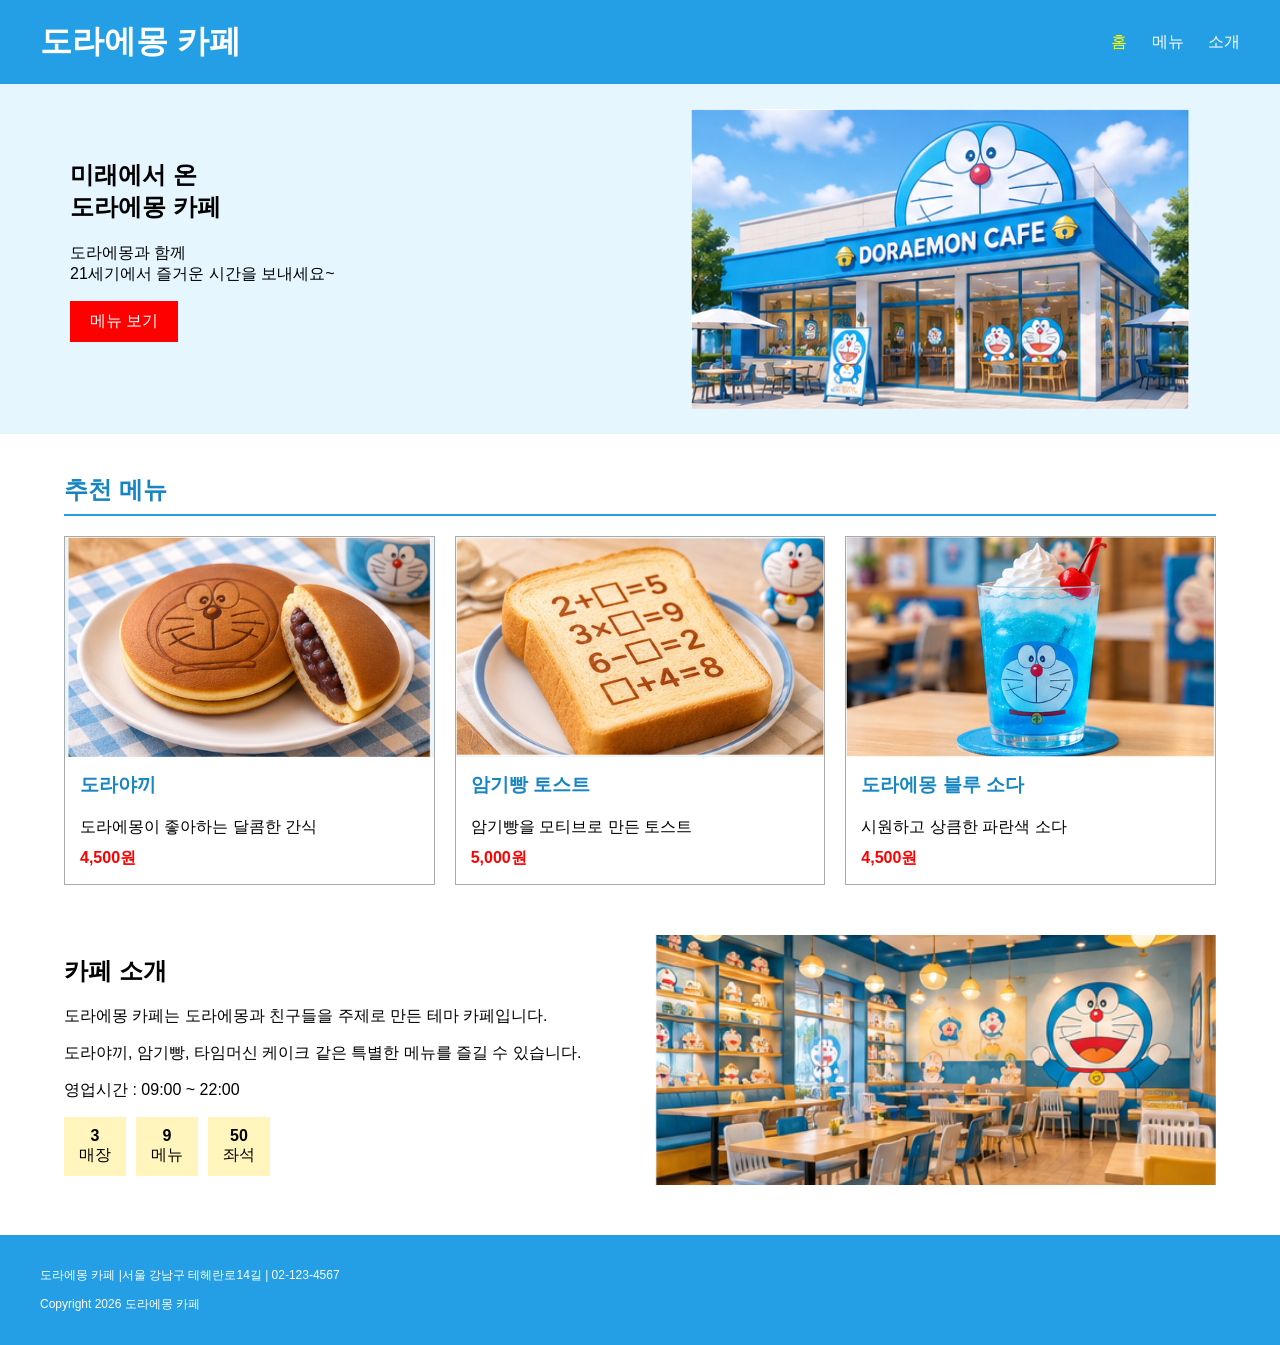
<file: index.html>
<!doctype html>
<html lang="ko">
  <head>
    <meta charset="UTF-8" />
    <meta name="viewport" content="width=device-width, initial-scale=1.0" />
    <title>도라에몽 카페</title>
    <link rel="stylesheet" href="./cafe.css" />
  </head>

  <body>
    <header>
      <h1>도라에몽 카페</h1>

      <nav>
        <a href="./index.html" class="active">홈</a>
        <a href="./cafe_menu.html">메뉴</a>
        <a href="./cafe_intro.html">소개</a>
      </nav>
    </header>

    <section class="main-area">
      <div class="main-text">
        <h2>
          미래에서 온<br />
          도라에몽 카페
        </h2>

        <p>
          도라에몽과 함께<br />
          21세기에서 즐거운 시간을 보내세요~
        </p>

        <a href="./cafe_menu.html" class="main-btn">메뉴 보기</a>
      </div>

      <div class="main-photo">
        <img src="./images/main_cafe.png" alt="도라에몽 카페 메인 사진" />
      </div>
    </section>

    <main class="container">
      <section>
        <h2 class="title">추천 메뉴</h2>

        <div class="recommend-list">
          <div class="recommend-card">
            <img src="./images/dorayaki.png" alt="도라야끼" class="menu-img" />

            <div class="menu-info">
              <h3>도라야끼</h3>
              <p>도라에몽이 좋아하는 달콤한 간식</p>
              <strong>4,500원</strong>
            </div>
          </div>

          <div class="recommend-card">
            <img
              src="./images/memory_bread.png"
              alt="암기빵 토스트"
              class="menu-img"
            />

            <div class="menu-info">
              <h3>암기빵 토스트</h3>
              <p>암기빵을 모티브로 만든 토스트</p>
              <strong>5,000원</strong>
            </div>
          </div>

          <div class="recommend-card">
            <img
              src="./images/blue_soda.png"
              alt="도라에몽 블루 소다"
              class="menu-img"
            />

            <div class="menu-info">
              <h3>도라에몽 블루 소다</h3>
              <p>시원하고 상큼한 파란색 소다</p>
              <strong>4,500원</strong>
            </div>
          </div>
        </div>
      </section>

      <section class="about-section">
        <div class="about-text">
          <h2>카페 소개</h2>

          <p>
            도라에몽 카페는 도라에몽과 친구들을 주제로 만든 테마 카페입니다.
          </p>

          <p>
            도라야끼, 암기빵, 타임머신 케이크 같은 특별한 메뉴를 즐길 수
            있습니다.
          </p>

          <p>영업시간 : 09:00 ~ 22:00</p>

          <div class="info-list">
            <div>
              <strong>3</strong>
              <span>매장</span>
            </div>

            <div>
              <strong>9</strong>
              <span>메뉴</span>
            </div>

            <div>
              <strong>50</strong>
              <span>좌석</span>
            </div>
          </div>
        </div>

        <div class="about-photo">
          <img src="./images/store_cafe.png" alt="도라에몽 카페 내부" />
        </div>
      </section>
    </main>

    <footer>
      <p>도라에몽 카페 |서울 강남구 테헤란로14길 | 02-123-4567</p>
      <p>Copyright 2026 도라에몽 카페</p>
    </footer>
  </body>
</html>
</file>
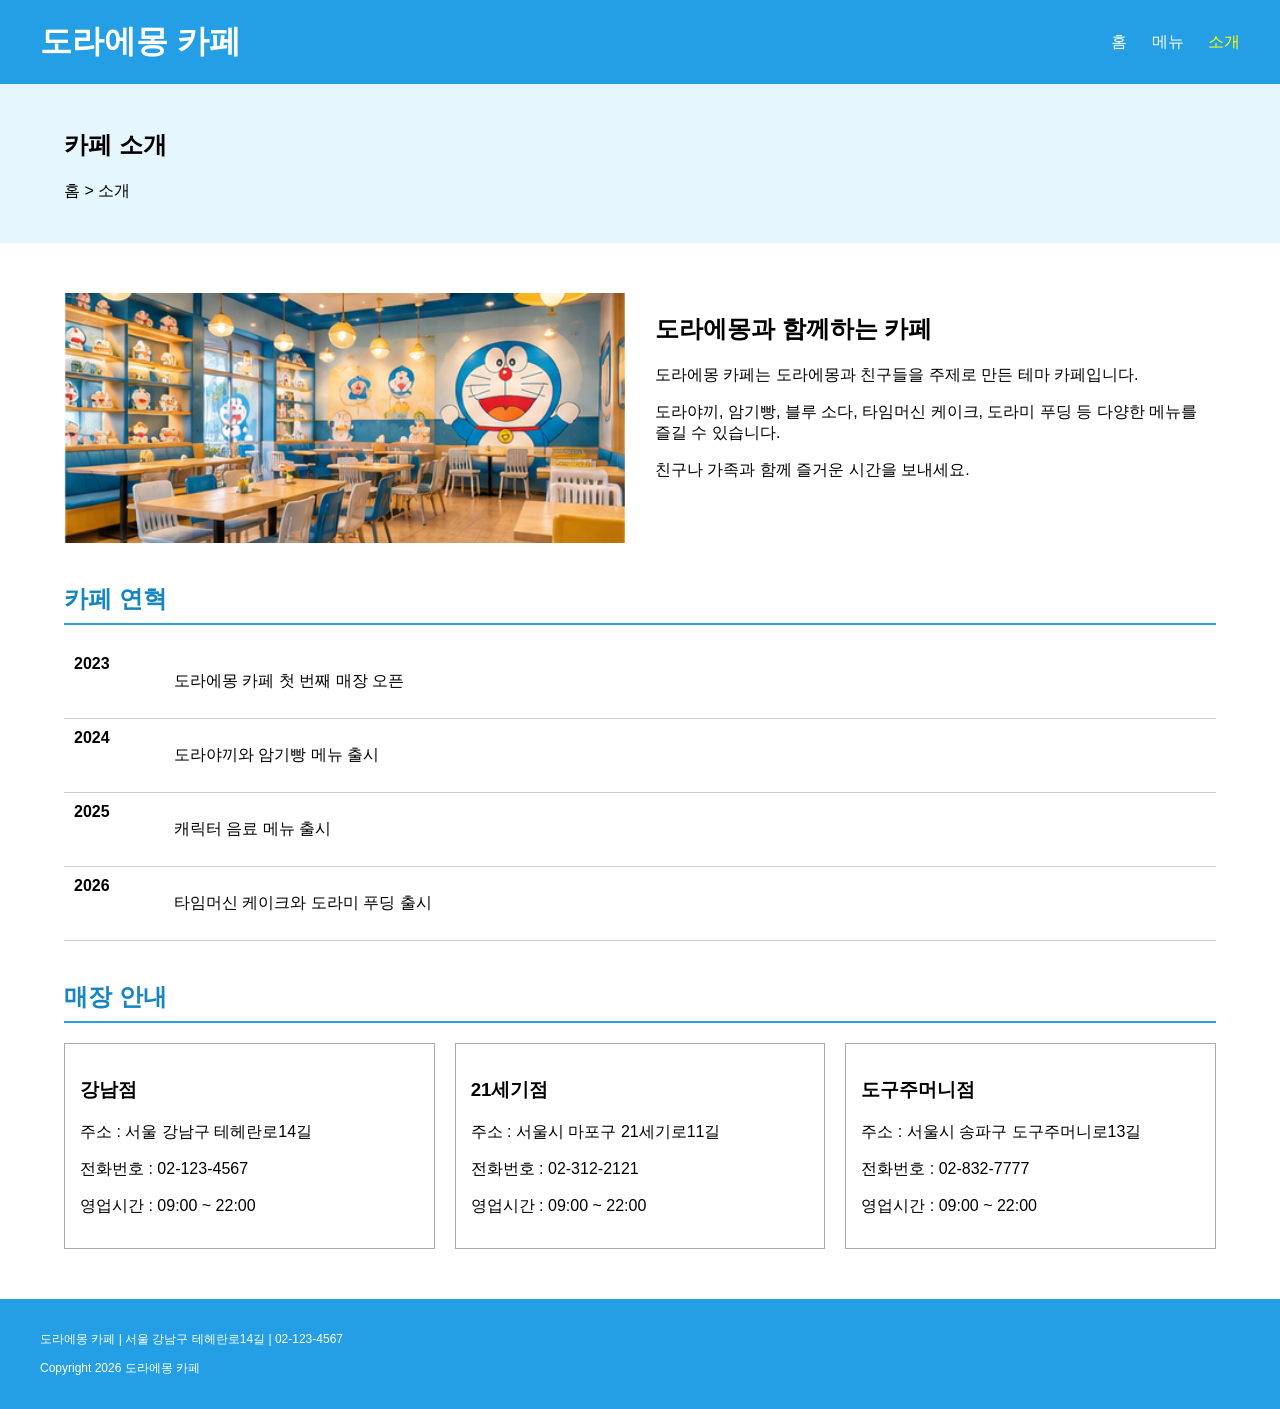
<file: cafe_intro.html>
<!doctype html>
<html lang="ko">
  <head>
    <meta charset="UTF-8" />
    <meta name="viewport" content="width=device-width, initial-scale=1.0" />
    <title>도라에몽 카페 소개</title>
    <link rel="stylesheet" href="./cafe.css" />
  </head>

  <body>
    <header>
      <h1>도라에몽 카페</h1>

      <nav>
        <a href="./index.html">홈</a>
        <a href="./cafe_menu.html">메뉴</a>
        <a href="./cafe_intro.html" class="active">소개</a>
      </nav>
    </header>

    <section class="page-title">
      <h2>카페 소개</h2>
      <p>홈 > 소개</p>
    </section>

    <main class="container">
      <section class="intro-area">
        <div class="intro-photo">
          <img src="./images/store_cafe.png" alt="도라에몽 카페 내부" />
        </div>

        <div class="intro-text">
          <h2>도라에몽과 함께하는 카페</h2>

          <p>
            도라에몽 카페는 도라에몽과 친구들을 주제로 만든 테마 카페입니다.
          </p>

          <p>
            도라야끼, 암기빵, 블루 소다, 타임머신 케이크, 도라미 푸딩 등 다양한
            메뉴를 즐길 수 있습니다.
          </p>

          <p>친구나 가족과 함께 즐거운 시간을 보내세요.</p>
        </div>
      </section>

      <section>
        <h2 class="category-title">카페 연혁</h2>

        <div class="history">
          <div class="history-item">
            <strong>2023</strong>
            <p>도라에몽 카페 첫 번째 매장 오픈</p>
          </div>

          <div class="history-item">
            <strong>2024</strong>
            <p>도라야끼와 암기빵 메뉴 출시</p>
          </div>

          <div class="history-item">
            <strong>2025</strong>
            <p>캐릭터 음료 메뉴 출시</p>
          </div>

          <div class="history-item">
            <strong>2026</strong>
            <p>타임머신 케이크와 도라미 푸딩 출시</p>
          </div>
        </div>
      </section>

      <section>
        <h2 class="category-title">매장 안내</h2>

        <div class="store-list">
          <div class="store-card">
            <h3>강남점</h3>
            <p>주소 : 서울 강남구 테헤란로14길</p>
            <p>전화번호 : 02-123-4567</p>
            <p>영업시간 : 09:00 ~ 22:00</p>
          </div>

          <div class="store-card">
            <h3>21세기점</h3>
            <p>주소 : 서울시 마포구 21세기로11길</p>
            <p>전화번호 : 02-312-2121</p>
            <p>영업시간 : 09:00 ~ 22:00</p>
          </div>

          <div class="store-card">
            <h3>도구주머니점</h3>
            <p>주소 : 서울시 송파구 도구주머니로13길</p>
            <p>전화번호 : 02-832-7777</p>
            <p>영업시간 : 09:00 ~ 22:00</p>
          </div>
        </div>
      </section>
    </main>

    <footer>
      <p>도라에몽 카페 | 서울 강남구 테헤란로14길 | 02-123-4567</p>
      <p>Copyright 2026 도라에몽 카페</p>
    </footer>
  </body>
</html>
</file>
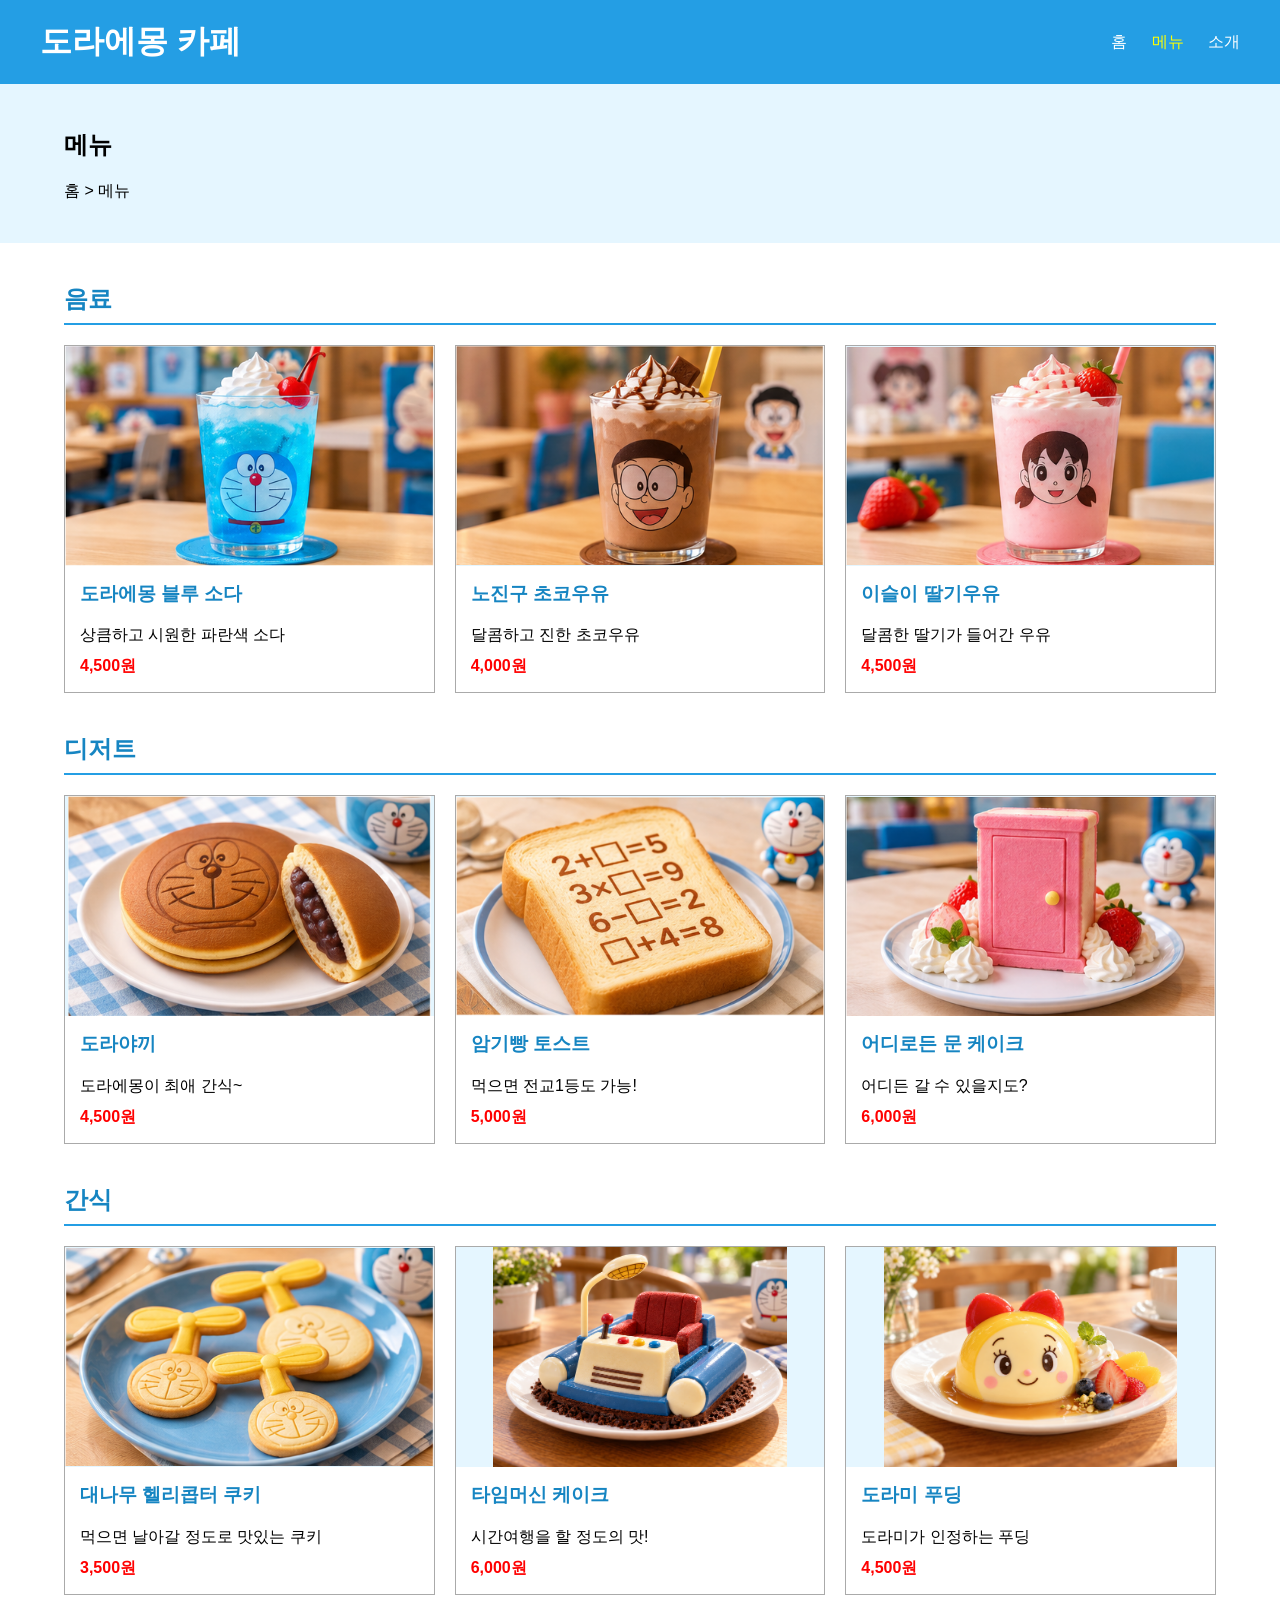
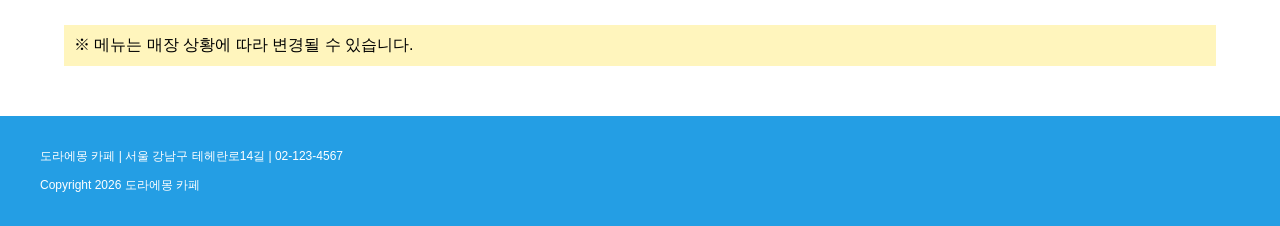
<file: cafe_menu.html>
<!doctype html>
<html lang="ko">
  <head>
    <meta charset="UTF-8" />
    <meta name="viewport" content="width=device-width, initial-scale=1.0" />
    <title>도라에몽 카페 메뉴</title>
    <link rel="stylesheet" href="./cafe.css" />
  </head>

  <body>
    <header>
      <h1>도라에몽 카페</h1>

      <nav>
        <a href="./index.html">홈</a>
        <a href="./cafe_menu.html" class="active">메뉴</a>
        <a href="./cafe_intro.html">소개</a>
      </nav>
    </header>

    <section class="page-title">
      <h2>메뉴</h2>
      <p>홈 > 메뉴</p>
    </section>

    <main class="container">
      <section>
        <h2 class="category-title">음료</h2>

        <div class="menu-list">
          <div class="menu-card">
            <img
              src="./images/blue_soda.png"
              alt="도라에몽 블루 소다"
              class="menu-img"
            />

            <div class="menu-info">
              <h3>도라에몽 블루 소다</h3>
              <p>상큼하고 시원한 파란색 소다</p>
              <strong>4,500원</strong>
            </div>
          </div>

          <div class="menu-card">
            <img
              src="./images/nobita_choco.png"
              alt="노진구 초코우유"
              class="menu-img"
            />

            <div class="menu-info">
              <h3>노진구 초코우유</h3>
              <p>달콤하고 진한 초코우유</p>
              <strong>4,000원</strong>
            </div>
          </div>

          <div class="menu-card">
            <img
              src="./images/shizuka_strawberry.png"
              alt="이슬이 딸기우유"
              class="menu-img"
            />

            <div class="menu-info">
              <h3>이슬이 딸기우유</h3>
              <p>달콤한 딸기가 들어간 우유</p>
              <strong>4,500원</strong>
            </div>
          </div>
        </div>
      </section>

      <section>
        <h2 class="category-title">디저트</h2>

        <div class="menu-list">
          <div class="menu-card">
            <img src="./images/dorayaki.png" alt="도라야끼" class="menu-img" />

            <div class="menu-info">
              <h3>도라야끼</h3>
              <p>도라에몽이 최애 간식~</p>
              <strong>4,500원</strong>
            </div>
          </div>

          <div class="menu-card">
            <img
              src="./images/memory_bread.png"
              alt="암기빵 토스트"
              class="menu-img"
            />

            <div class="menu-info">
              <h3>암기빵 토스트</h3>
              <p>먹으면 전교1등도 가능!</p>
              <strong>5,000원</strong>
            </div>
          </div>

          <div class="menu-card">
            <img
              src="./images/anywhere_door_cake.png"
              alt="어디로든 문 케이크"
              class="menu-img"
            />

            <div class="menu-info">
              <h3>어디로든 문 케이크</h3>
              <p>어디든 갈 수 있을지도?</p>
              <strong>6,000원</strong>
            </div>
          </div>
        </div>
      </section>

      <section>
        <h2 class="category-title">간식</h2>

        <div class="menu-list">
          <div class="menu-card">
            <img
              src="./images/takecopter_cookie.png"
              alt="대나무 헬리콥터 쿠키"
              class="menu-img"
            />

            <div class="menu-info">
              <h3>대나무 헬리콥터 쿠키</h3>
              <p>먹으면 날아갈 정도로 맛있는 쿠키</p>
              <strong>3,500원</strong>
            </div>
          </div>

          <div class="menu-card">
            <img
              src="./images/time_machine_cake.png"
              alt="타임머신 케이크"
              class="menu-img"
            />

            <div class="menu-info">
              <h3>타임머신 케이크</h3>
              <p>시간여행을 할 정도의 맛!</p>
              <strong>6,000원</strong>
            </div>
          </div>

          <div class="menu-card">
            <img
              src="./images/dorami_pudding.png"
              alt="도라미 푸딩"
              class="menu-img"
            />

            <div class="menu-info">
              <h3>도라미 푸딩</h3>
              <p>도라미가 인정하는 푸딩</p>
              <strong>4,500원</strong>
            </div>
          </div>
        </div>
      </section>

      <p class="notice">※ 메뉴는 매장 상황에 따라 변경될 수 있습니다.</p>
    </main>

    <footer>
      <p>도라에몽 카페 | 서울 강남구 테헤란로14길 | 02-123-4567</p>
      <p>Copyright 2026 도라에몽 카페</p>
    </footer>
  </body>
</html>
</file>
<file: cafe.css>
* {
  box-sizing: border-box;
}

body {
  margin: 0;
  font-family: Arial, sans-serif;
}

header,
footer {
  background-color: #249ee4;
  color: white;
  padding: 20px 40px;
}

header {
  display: flex;
  justify-content: space-between;
  align-items: center;
}

header h1 {
  margin: 0;
}

nav a {
  color: white;
  margin-left: 20px;
  text-decoration: none;
}

nav a:hover,
.active {
  color: yellow;
}

/* 홈 */
.main-area {
  display: flex;
  background-color: #e5f6ff;
  padding: 25px 40px;
}

.main-text,
.main-photo {
  width: 50%;
}

.main-text {
  padding: 30px;
}

.main-btn {
  display: inline-block;
  padding: 10px 20px;
  background-color: red;
  color: white;
  text-decoration: none;
}

.main-photo {
  height: 300px;
}

.main-photo img {
  width: 100%;
  height: 100%;
  object-fit: contain;
}

/* 본문 */
.container {
  width: 90%;
  margin: 40px auto;
}

.title,
.category-title {
  color: #1685c2;
  border-bottom: 2px solid #249ee4;
  padding-bottom: 8px;
  margin-top: 40px;
}

/* 메뉴 */
.recommend-list,
.menu-list,
.store-list {
  display: grid;
  grid-template-columns: repeat(3, 1fr);
  gap: 20px;
}

.recommend-card,
.menu-card,
.store-card {
  border: 1px solid #aaa;
  background-color: white;
  overflow: hidden;
}

.menu-img {
  width: 100%;
  height: 220px;
  object-fit: contain;
  background-color: #e5f6ff;
  display: block;
}

.menu-info,
.store-card {
  padding: 15px;
  background-color: white;
}

.menu-info h3 {
  margin-top: 0;
  color: #1685c2;
}

.menu-info p {
  margin: 5px 0 10px;
}

.menu-info strong {
  color: red;
}

/* 홈 소개 */
.about-section,
.intro-area {
  display: flex;
  gap: 30px;
  margin-top: 50px;
}

.about-text,
.about-photo,
.intro-text,
.intro-photo {
  width: 50%;
}

.about-photo,
.intro-photo {
  height: 250px;
}

.about-photo img,
.intro-photo img {
  width: 100%;
  height: 100%;
  object-fit: cover;
}

.info-list {
  display: flex;
  gap: 10px;
}

.info-list div {
  padding: 10px 15px;
  background-color: #fff5bd;
  text-align: center;
}

.info-list strong,
.info-list span {
  display: block;
}

/* 서브페이지 */
.page-title {
  background-color: #e5f6ff;
  padding: 25px 5%;
}

.history-item {
  display: flex;
  padding: 10px;
  border-bottom: 1px solid #ccc;
}

.history-item strong {
  width: 100px;
}

.notice {
  margin-top: 30px;
  padding: 10px;
  background-color: #fff5bd;
}

footer {
  margin-top: 50px;
  font-size: 12px;
}

/* 화면 작을 때 */
@media (max-width: 700px) {
  .main-area,
  .about-section,
  .intro-area {
    display: block;
  }

  .main-text,
  .main-photo,
  .about-text,
  .about-photo,
  .intro-text,
  .intro-photo {
    width: 100%;
  }

  .main-photo {
    height: 220px;
    margin-top: 20px;
  }

  .recommend-list,
  .menu-list,
  .store-list {
    grid-template-columns: 1fr;
  }
}
</file>
